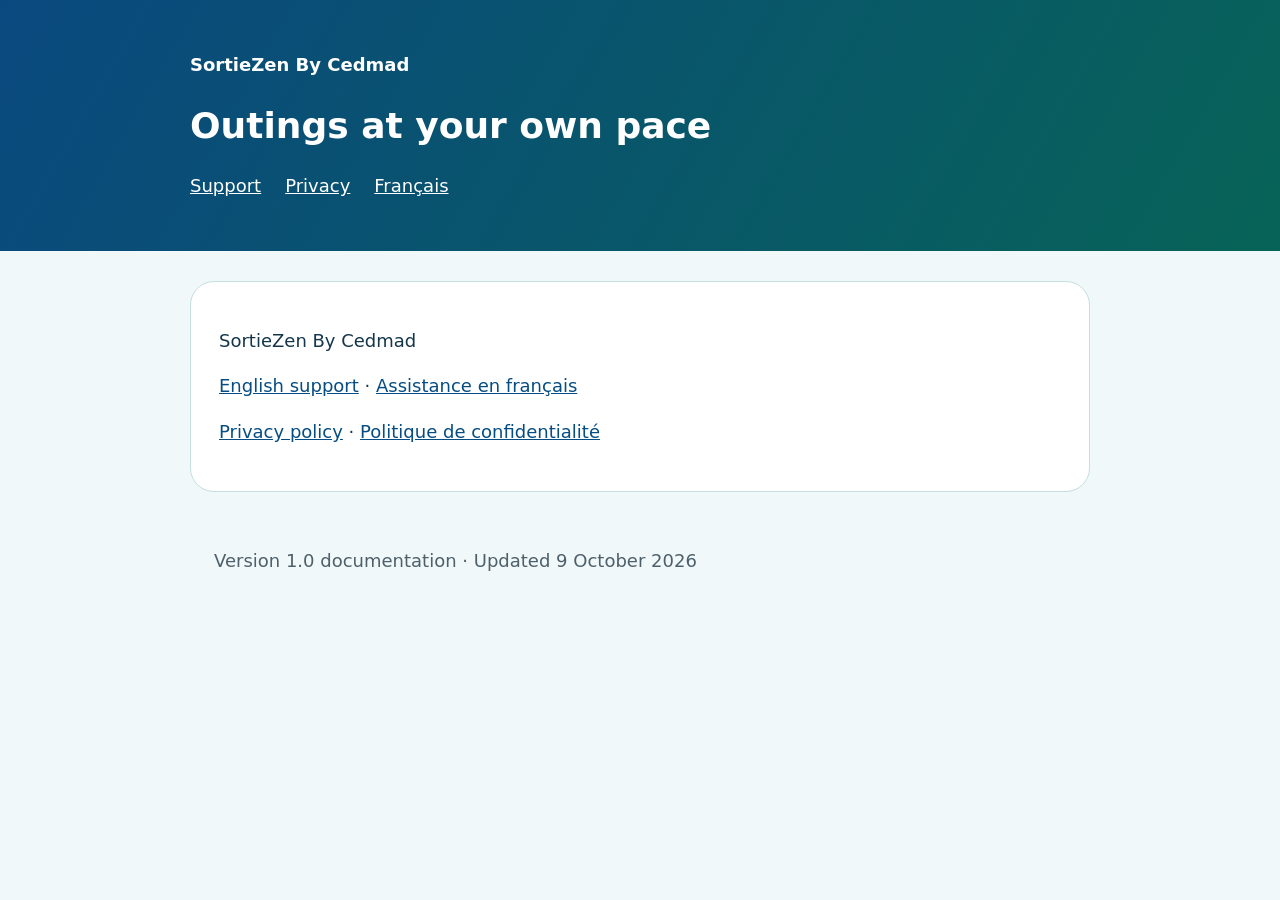
<file: index.html>
<!doctype html><html lang="en"><meta charset="utf-8"><meta name="viewport" content="width=device-width,initial-scale=1"><title>Outings at your own pace · SortieZen By Cedmad</title><link rel="stylesheet" href="style.css"><header><strong>SortieZen By Cedmad</strong><h1>Outings at your own pace</h1><nav><a href="support-en.html">Support</a><a href="privacy-en.html">Privacy</a><a href="support-fr.html" lang="fr">Français</a></nav></header><main><p>SortieZen By Cedmad</p><p><a href="support-en.html">English support</a> · <a href="support-fr.html">Assistance en français</a></p><p><a href="privacy-en.html">Privacy policy</a> · <a href="privacy-fr.html">Politique de confidentialité</a></p></main><footer>Version 1.0 documentation · Updated 9 October 2026</footer></html>
</file>
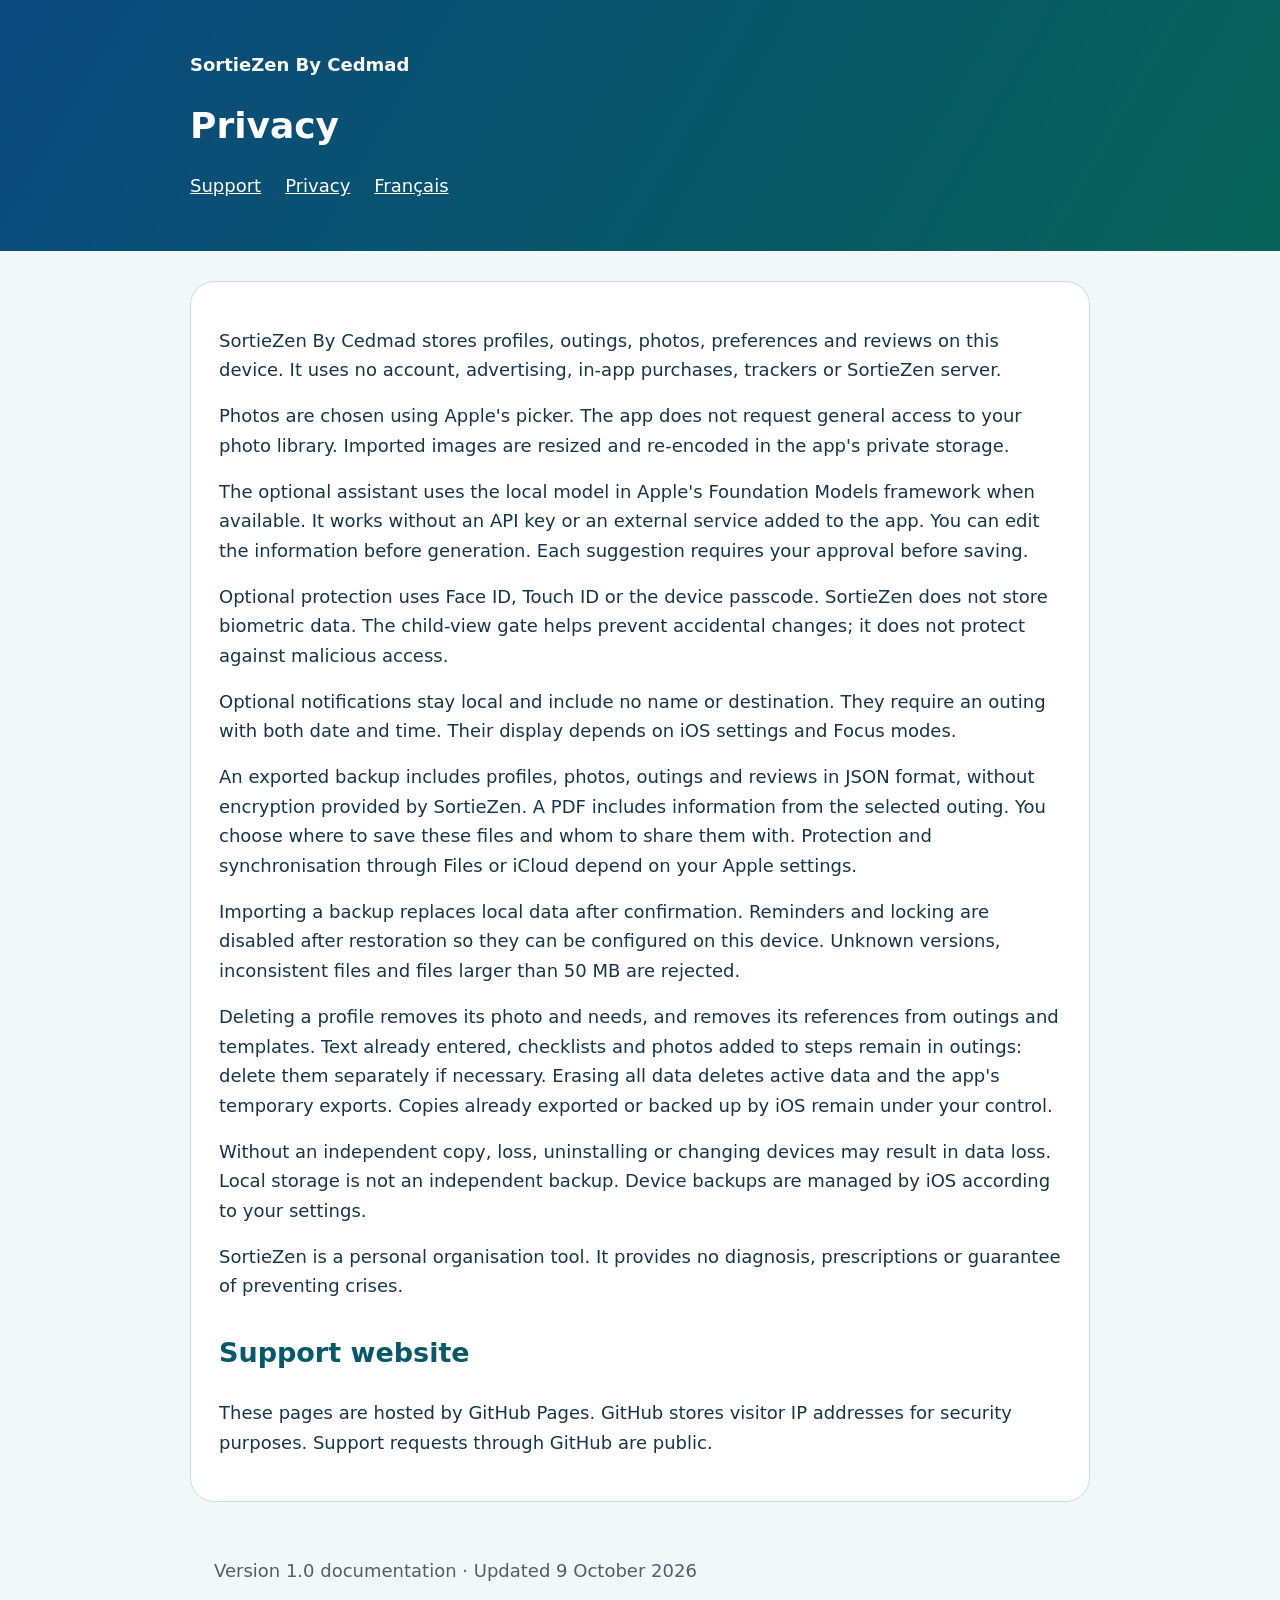
<file: privacy-en.html>
<!doctype html><html lang="en"><meta charset="utf-8"><meta name="viewport" content="width=device-width,initial-scale=1"><title>Privacy · SortieZen By Cedmad</title><link rel="stylesheet" href="style.css"><header><strong>SortieZen By Cedmad</strong><h1>Privacy</h1><nav><a href="support-en.html">Support</a><a href="privacy-en.html">Privacy</a><a href="privacy-fr.html" lang="fr">Français</a></nav></header><main><p>SortieZen By Cedmad stores profiles, outings, photos, preferences and reviews on this device. It uses no account, advertising, in-app purchases, trackers or SortieZen server.</p><p>Photos are chosen using Apple&#x27;s picker. The app does not request general access to your photo library. Imported images are resized and re-encoded in the app&#x27;s private storage.</p><p>The optional assistant uses the local model in Apple&#x27;s Foundation Models framework when available. It works without an API key or an external service added to the app. You can edit the information before generation. Each suggestion requires your approval before saving.</p><p>Optional protection uses Face ID, Touch ID or the device passcode. SortieZen does not store biometric data. The child-view gate helps prevent accidental changes; it does not protect against malicious access.</p><p>Optional notifications stay local and include no name or destination. They require an outing with both date and time. Their display depends on iOS settings and Focus modes.</p><p>An exported backup includes profiles, photos, outings and reviews in JSON format, without encryption provided by SortieZen. A PDF includes information from the selected outing. You choose where to save these files and whom to share them with. Protection and synchronisation through Files or iCloud depend on your Apple settings.</p><p>Importing a backup replaces local data after confirmation. Reminders and locking are disabled after restoration so they can be configured on this device. Unknown versions, inconsistent files and files larger than 50 MB are rejected.</p><p>Deleting a profile removes its photo and needs, and removes its references from outings and templates. Text already entered, checklists and photos added to steps remain in outings: delete them separately if necessary. Erasing all data deletes active data and the app&#x27;s temporary exports. Copies already exported or backed up by iOS remain under your control.</p><p>Without an independent copy, loss, uninstalling or changing devices may result in data loss. Local storage is not an independent backup. Device backups are managed by iOS according to your settings.</p><p>SortieZen is a personal organisation tool. It provides no diagnosis, prescriptions or guarantee of preventing crises.</p><h2>Support website</h2><p>These pages are hosted by GitHub Pages. GitHub stores visitor IP addresses for security purposes. Support requests through GitHub are public.</p></main><footer>Version 1.0 documentation · Updated 9 October 2026</footer></html>
</file>
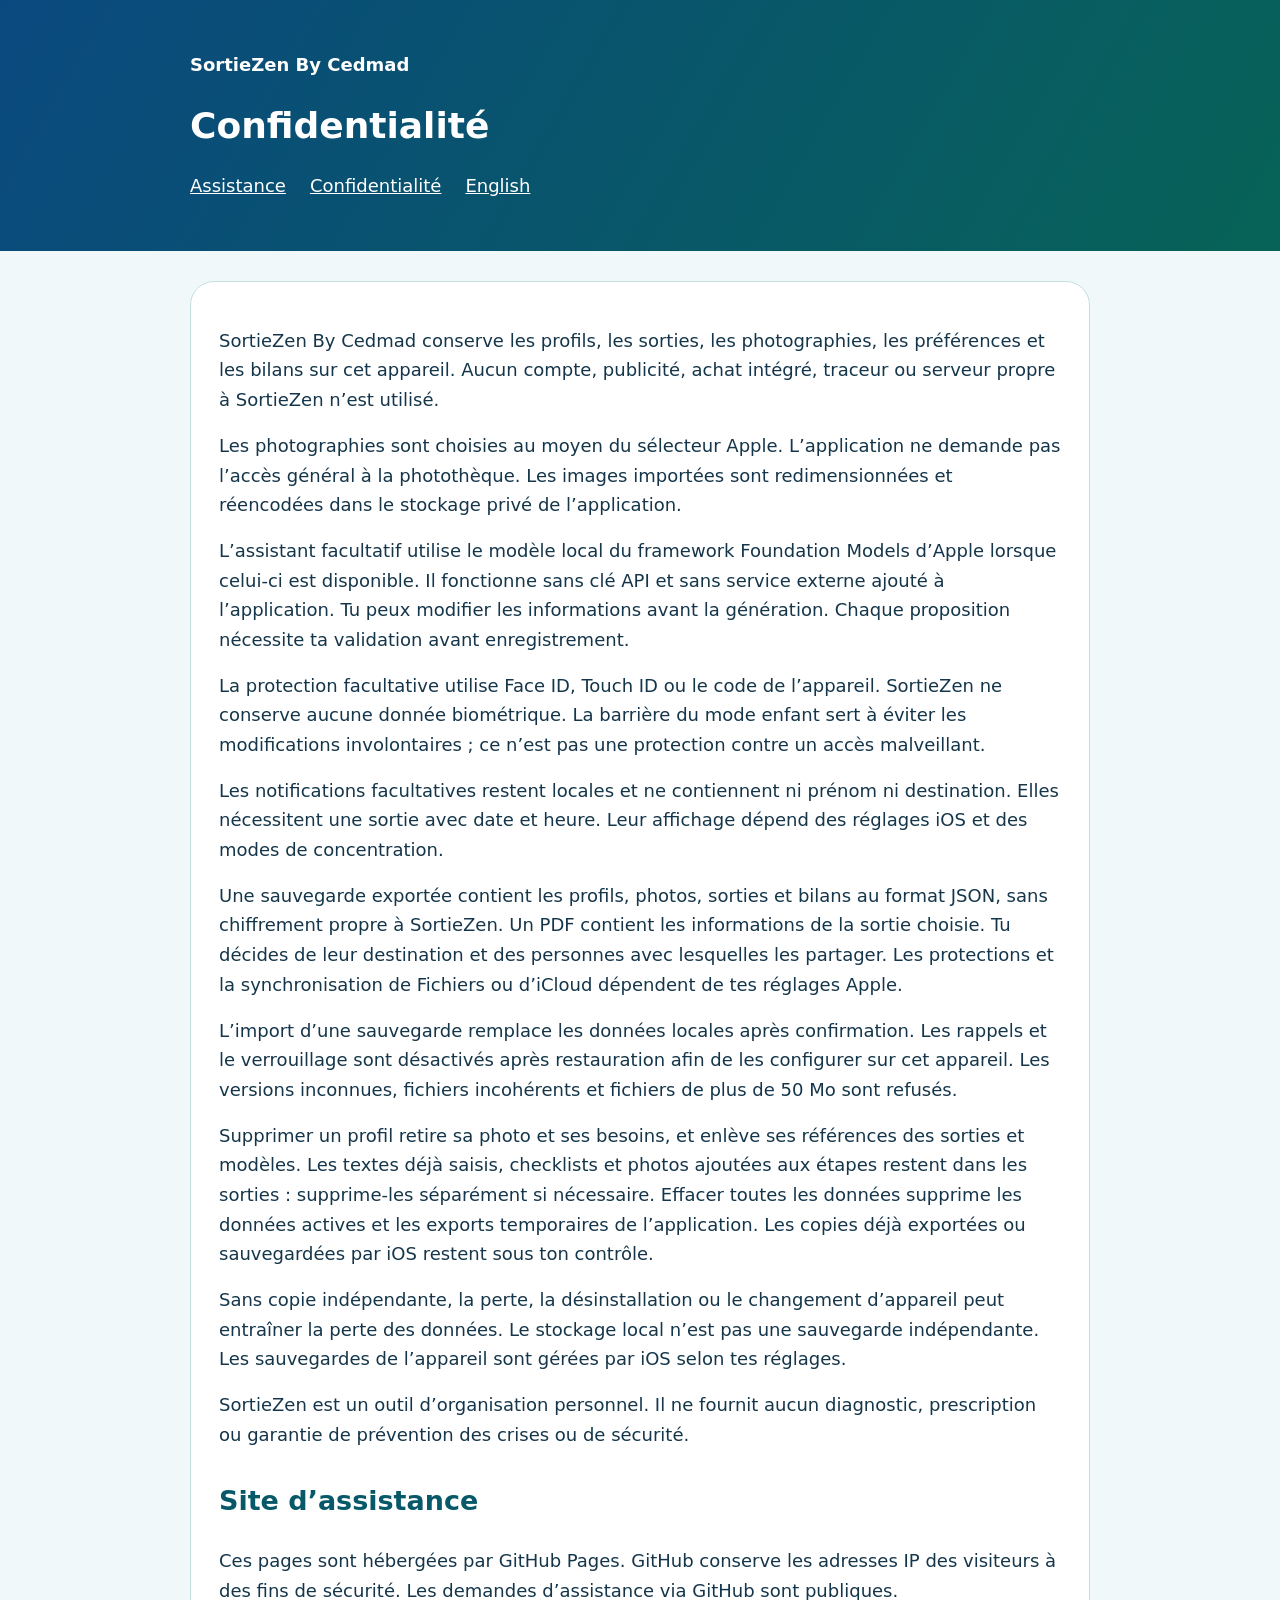
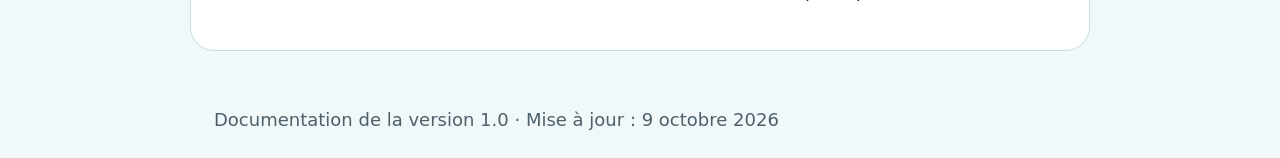
<file: privacy-fr.html>
<!doctype html><html lang="fr"><meta charset="utf-8"><meta name="viewport" content="width=device-width,initial-scale=1"><title>Confidentialité · SortieZen By Cedmad</title><link rel="stylesheet" href="style.css"><header><strong>SortieZen By Cedmad</strong><h1>Confidentialité</h1><nav><a href="support-fr.html">Assistance</a><a href="privacy-fr.html">Confidentialité</a><a href="privacy-en.html" lang="en">English</a></nav></header><main><p>SortieZen By Cedmad conserve les profils, les sorties, les photographies, les préférences et les bilans sur cet appareil. Aucun compte, publicité, achat intégré, traceur ou serveur propre à SortieZen n’est utilisé.</p><p>Les photographies sont choisies au moyen du sélecteur Apple. L’application ne demande pas l’accès général à la photothèque. Les images importées sont redimensionnées et réencodées dans le stockage privé de l’application.</p><p>L’assistant facultatif utilise le modèle local du framework Foundation Models d’Apple lorsque celui-ci est disponible. Il fonctionne sans clé API et sans service externe ajouté à l’application. Tu peux modifier les informations avant la génération. Chaque proposition nécessite ta validation avant enregistrement.</p><p>La protection facultative utilise Face ID, Touch ID ou le code de l’appareil. SortieZen ne conserve aucune donnée biométrique. La barrière du mode enfant sert à éviter les modifications involontaires ; ce n’est pas une protection contre un accès malveillant.</p><p>Les notifications facultatives restent locales et ne contiennent ni prénom ni destination. Elles nécessitent une sortie avec date et heure. Leur affichage dépend des réglages iOS et des modes de concentration.</p><p>Une sauvegarde exportée contient les profils, photos, sorties et bilans au format JSON, sans chiffrement propre à SortieZen. Un PDF contient les informations de la sortie choisie. Tu décides de leur destination et des personnes avec lesquelles les partager. Les protections et la synchronisation de Fichiers ou d’iCloud dépendent de tes réglages Apple.</p><p>L’import d’une sauvegarde remplace les données locales après confirmation. Les rappels et le verrouillage sont désactivés après restauration afin de les configurer sur cet appareil. Les versions inconnues, fichiers incohérents et fichiers de plus de 50 Mo sont refusés.</p><p>Supprimer un profil retire sa photo et ses besoins, et enlève ses références des sorties et modèles. Les textes déjà saisis, checklists et photos ajoutées aux étapes restent dans les sorties : supprime-les séparément si nécessaire. Effacer toutes les données supprime les données actives et les exports temporaires de l’application. Les copies déjà exportées ou sauvegardées par iOS restent sous ton contrôle.</p><p>Sans copie indépendante, la perte, la désinstallation ou le changement d’appareil peut entraîner la perte des données. Le stockage local n’est pas une sauvegarde indépendante. Les sauvegardes de l’appareil sont gérées par iOS selon tes réglages.</p><p>SortieZen est un outil d’organisation personnel. Il ne fournit aucun diagnostic, prescription ou garantie de prévention des crises ou de sécurité.</p><h2>Site d’assistance</h2><p>Ces pages sont hébergées par GitHub Pages. GitHub conserve les adresses IP des visiteurs à des fins de sécurité. Les demandes d’assistance via GitHub sont publiques.</p></main><footer>Documentation de la version 1.0 · Mise à jour : 9 octobre 2026</footer></html>
</file>
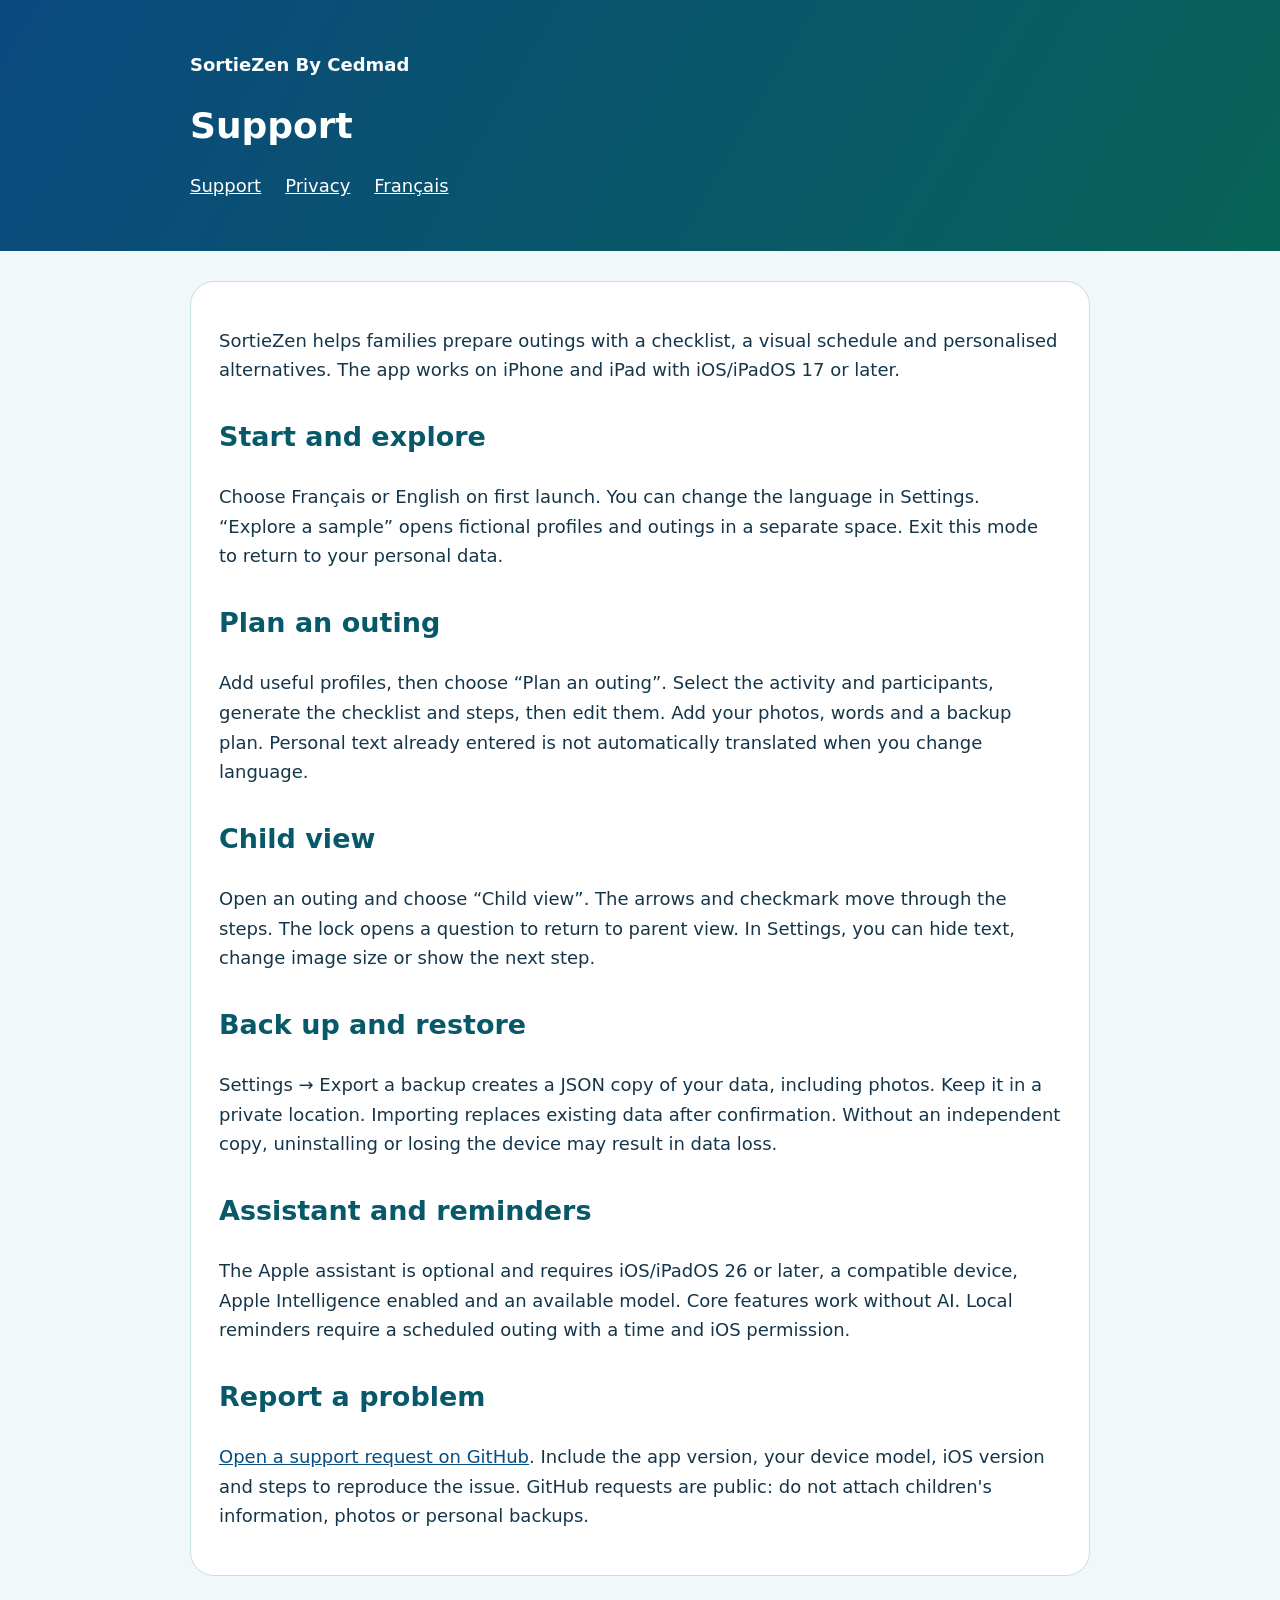
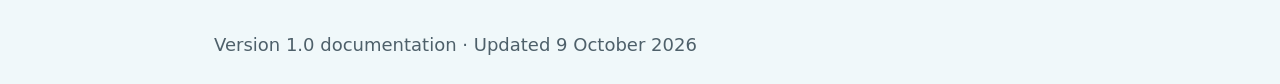
<file: support-en.html>
<!doctype html><html lang="en"><meta charset="utf-8"><meta name="viewport" content="width=device-width,initial-scale=1"><title>Support · SortieZen By Cedmad</title><link rel="stylesheet" href="style.css"><header><strong>SortieZen By Cedmad</strong><h1>Support</h1><nav><a href="support-en.html">Support</a><a href="privacy-en.html">Privacy</a><a href="support-fr.html" lang="fr">Français</a></nav></header><main><p>SortieZen helps families prepare outings with a checklist, a visual schedule and personalised alternatives. The app works on iPhone and iPad with iOS/iPadOS 17 or later.</p>
<h2>Start and explore</h2><p>Choose Français or English on first launch. You can change the language in Settings. “Explore a sample” opens fictional profiles and outings in a separate space. Exit this mode to return to your personal data.</p>
<h2>Plan an outing</h2><p>Add useful profiles, then choose “Plan an outing”. Select the activity and participants, generate the checklist and steps, then edit them. Add your photos, words and a backup plan. Personal text already entered is not automatically translated when you change language.</p>
<h2>Child view</h2><p>Open an outing and choose “Child view”. The arrows and checkmark move through the steps. The lock opens a question to return to parent view. In Settings, you can hide text, change image size or show the next step.</p>
<h2>Back up and restore</h2><p>Settings → Export a backup creates a JSON copy of your data, including photos. Keep it in a private location. Importing replaces existing data after confirmation. Without an independent copy, uninstalling or losing the device may result in data loss.</p>
<h2>Assistant and reminders</h2><p>The Apple assistant is optional and requires iOS/iPadOS 26 or later, a compatible device, Apple Intelligence enabled and an available model. Core features work without AI. Local reminders require a scheduled outing with a time and iOS permission.</p>
<h2>Report a problem</h2><p><a href="https://github.com/cedmad38/sortiezen-support/issues/new?labels=support">Open a support request on GitHub</a>. Include the app version, your device model, iOS version and steps to reproduce the issue. GitHub requests are public: do not attach children's information, photos or personal backups.</p></main><footer>Version 1.0 documentation · Updated 9 October 2026</footer></html>
</file>
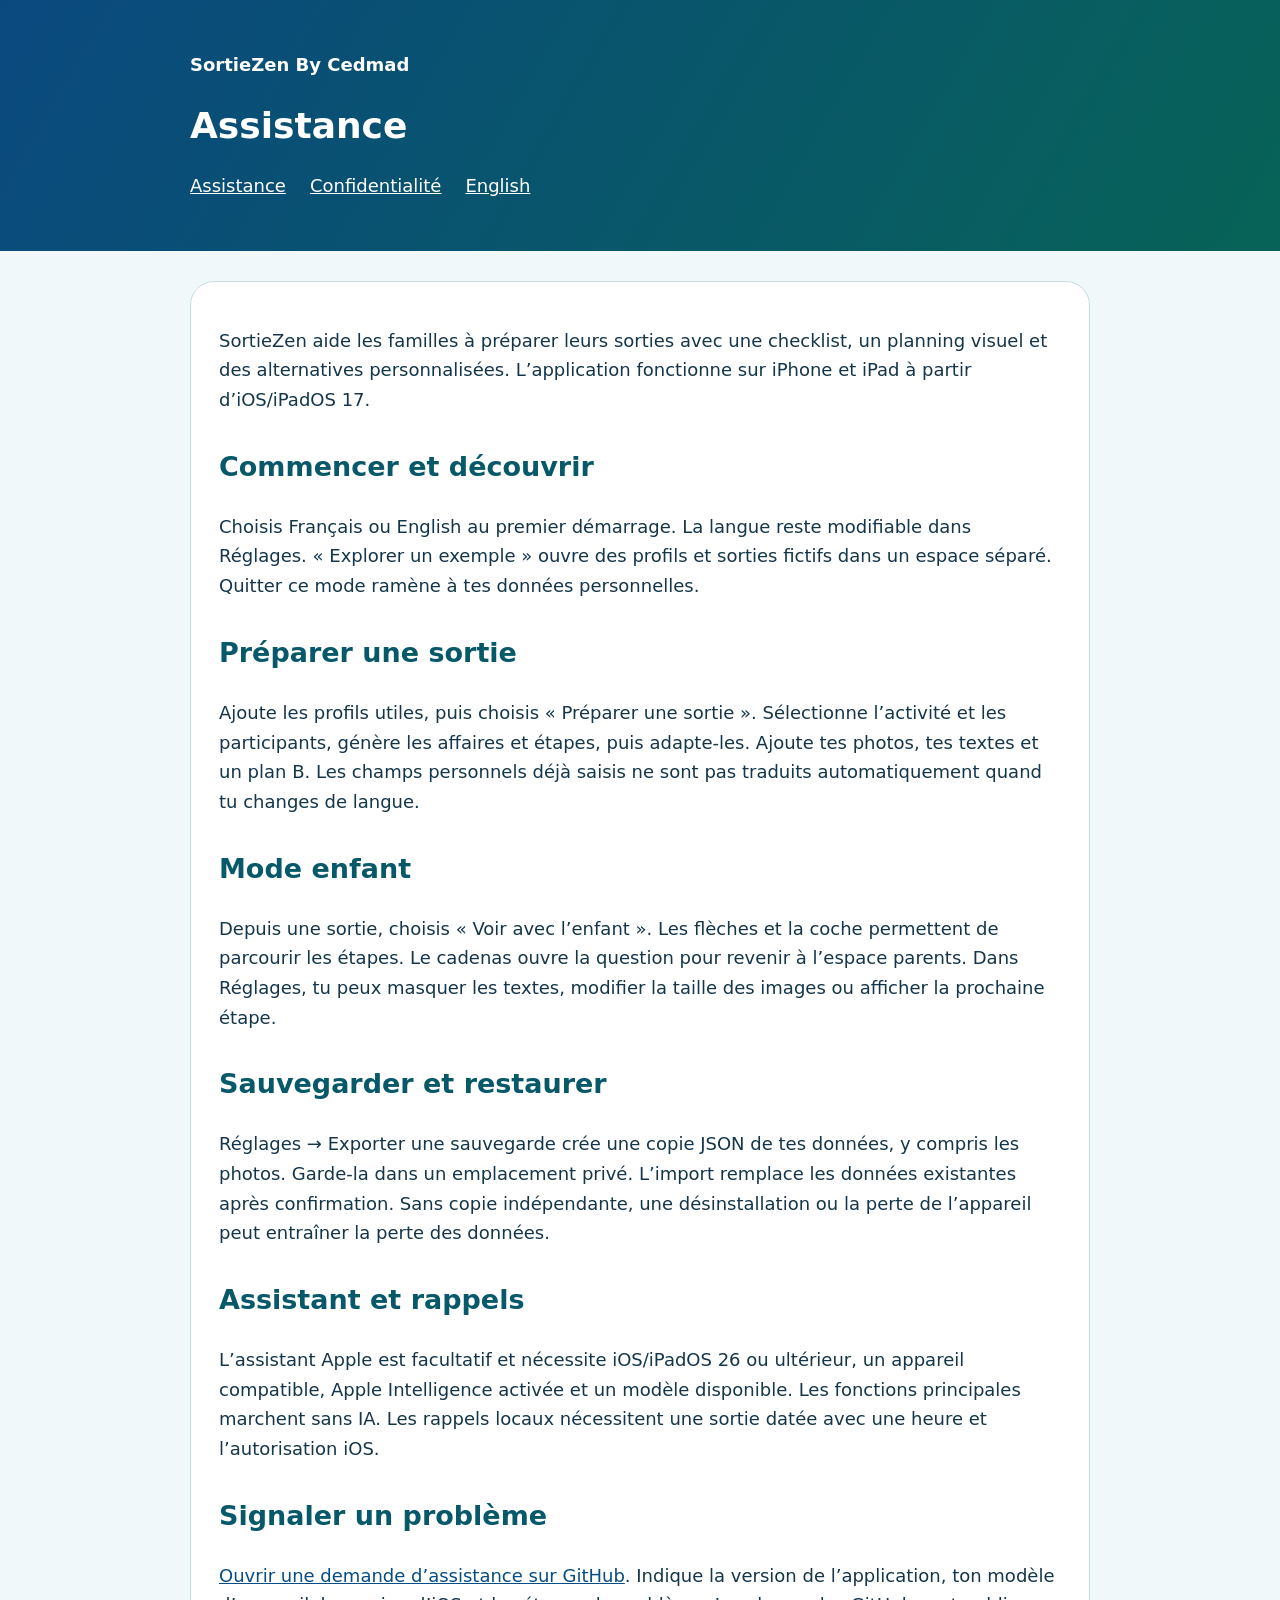
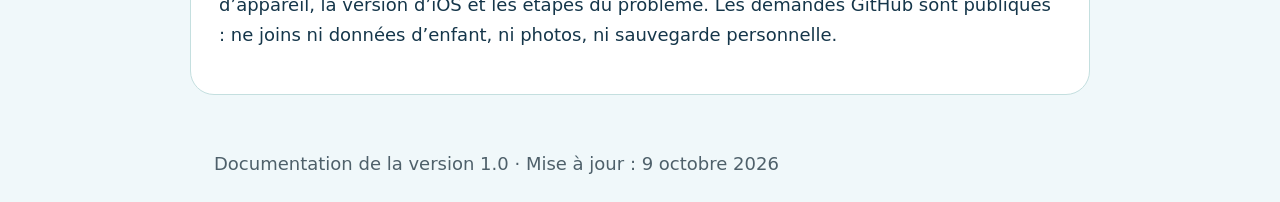
<file: support-fr.html>
<!doctype html><html lang="fr"><meta charset="utf-8"><meta name="viewport" content="width=device-width,initial-scale=1"><title>Assistance · SortieZen By Cedmad</title><link rel="stylesheet" href="style.css"><header><strong>SortieZen By Cedmad</strong><h1>Assistance</h1><nav><a href="support-fr.html">Assistance</a><a href="privacy-fr.html">Confidentialité</a><a href="support-en.html" lang="en">English</a></nav></header><main><p>SortieZen aide les familles à préparer leurs sorties avec une checklist, un planning visuel et des alternatives personnalisées. L’application fonctionne sur iPhone et iPad à partir d’iOS/iPadOS 17.</p>
<h2>Commencer et découvrir</h2><p>Choisis Français ou English au premier démarrage. La langue reste modifiable dans Réglages. « Explorer un exemple » ouvre des profils et sorties fictifs dans un espace séparé. Quitter ce mode ramène à tes données personnelles.</p>
<h2>Préparer une sortie</h2><p>Ajoute les profils utiles, puis choisis « Préparer une sortie ». Sélectionne l’activité et les participants, génère les affaires et étapes, puis adapte-les. Ajoute tes photos, tes textes et un plan B. Les champs personnels déjà saisis ne sont pas traduits automatiquement quand tu changes de langue.</p>
<h2>Mode enfant</h2><p>Depuis une sortie, choisis « Voir avec l’enfant ». Les flèches et la coche permettent de parcourir les étapes. Le cadenas ouvre la question pour revenir à l’espace parents. Dans Réglages, tu peux masquer les textes, modifier la taille des images ou afficher la prochaine étape.</p>
<h2>Sauvegarder et restaurer</h2><p>Réglages → Exporter une sauvegarde crée une copie JSON de tes données, y compris les photos. Garde-la dans un emplacement privé. L’import remplace les données existantes après confirmation. Sans copie indépendante, une désinstallation ou la perte de l’appareil peut entraîner la perte des données.</p>
<h2>Assistant et rappels</h2><p>L’assistant Apple est facultatif et nécessite iOS/iPadOS 26 ou ultérieur, un appareil compatible, Apple Intelligence activée et un modèle disponible. Les fonctions principales marchent sans IA. Les rappels locaux nécessitent une sortie datée avec une heure et l’autorisation iOS.</p>
<h2>Signaler un problème</h2><p><a href="https://github.com/cedmad38/sortiezen-support/issues/new?labels=support">Ouvrir une demande d’assistance sur GitHub</a>. Indique la version de l’application, ton modèle d’appareil, la version d’iOS et les étapes du problème. Les demandes GitHub sont publiques : ne joins ni données d’enfant, ni photos, ni sauvegarde personnelle.</p></main><footer>Documentation de la version 1.0 · Mise à jour : 9 octobre 2026</footer></html>
</file>
<file: style.css>
*{box-sizing:border-box}body{margin:0;color:#15364a;background:#f0f8fa;font:18px/1.65 system-ui,sans-serif}header{background:linear-gradient(120deg,#0a497f,#076357);color:white;padding:50px max(24px,calc((100vw - 900px)/2))}nav{display:flex;gap:24px;flex-wrap:wrap}header a{color:white}main{max-width:900px;margin:30px auto;padding:28px;background:white;border:1px solid #c4dfdf;border-radius:24px}h1{line-height:1.2}h2{color:#075969;margin-top:30px}a{color:#064d83}a:focus-visible{outline:3px solid #805c00;outline-offset:5px}footer{max-width:900px;padding:24px;margin:auto;color:#4e606a}button{font:inherit}p{margin:16px 0}@media(max-width:600px){main{margin:18px 12px;padding:20px}}
</file>
